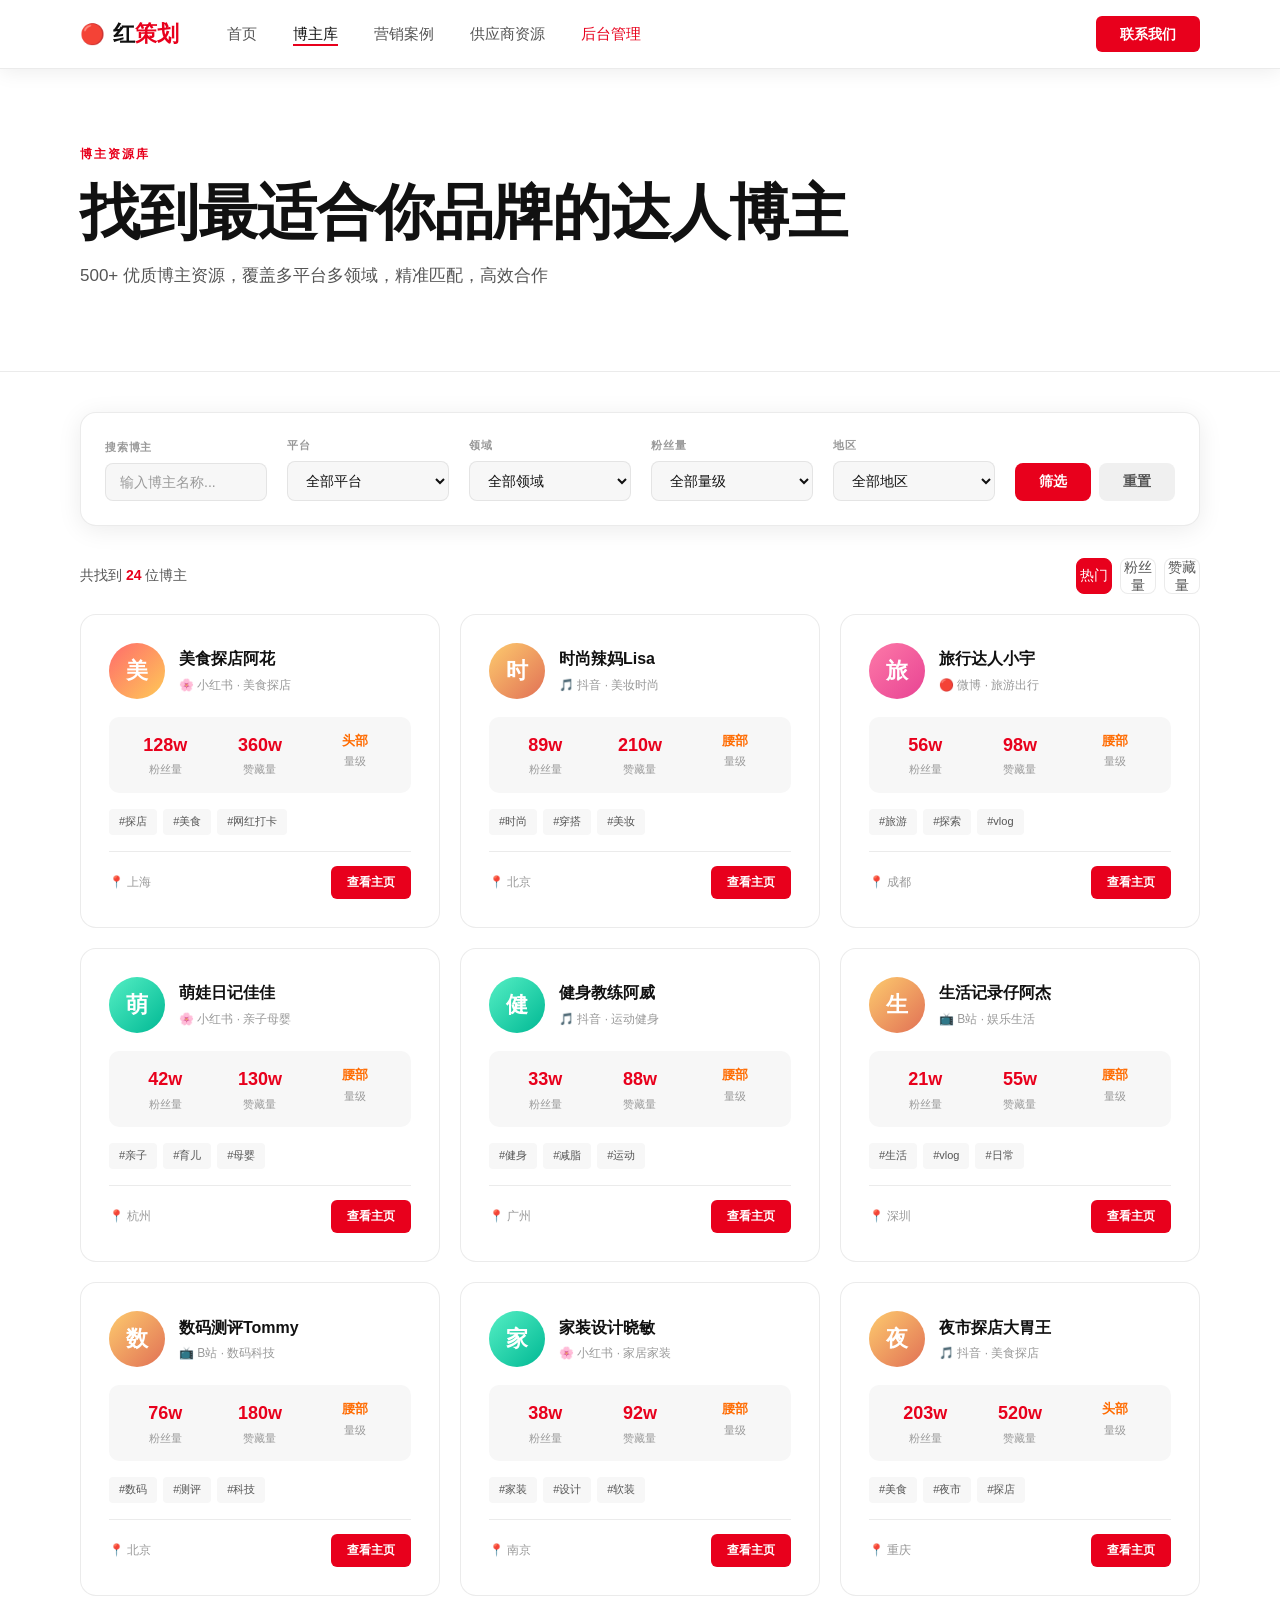
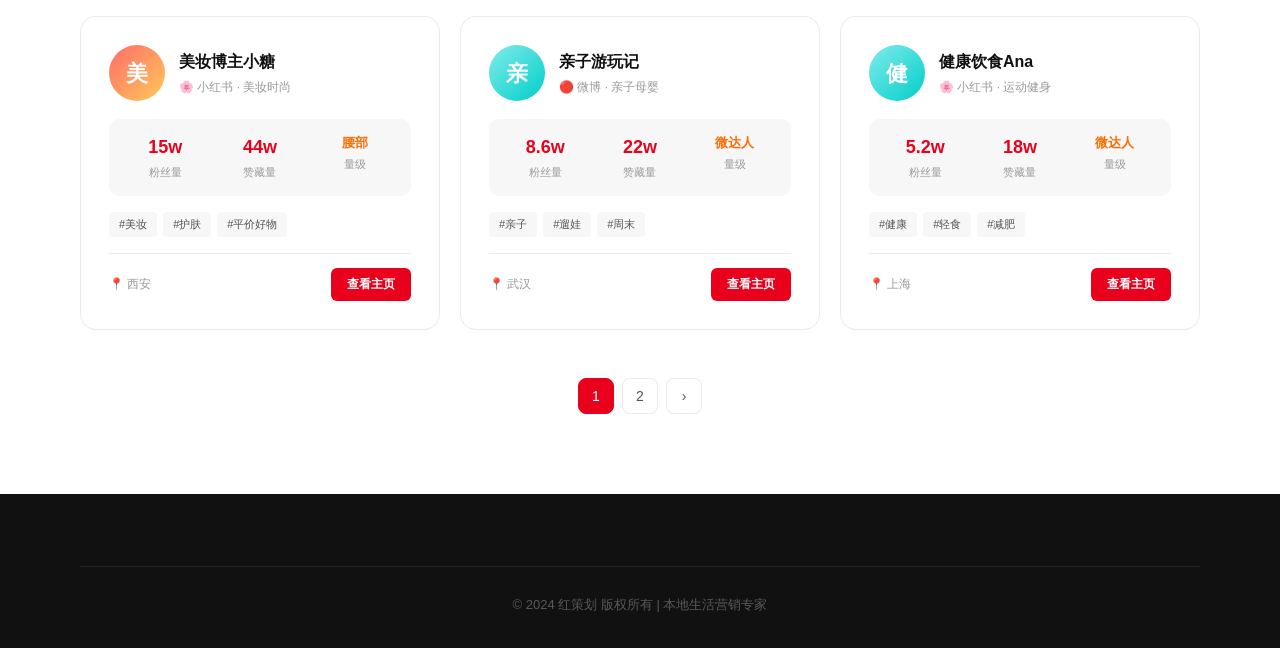
<file: bloggers.html>
<!DOCTYPE html>
<html lang="zh-CN">
<head>
    <meta charset="UTF-8">
    <meta name="viewport" content="width=device-width, initial-scale=1.0">
    <title>博主库 - 红策划</title>
    <meta name="description" content="红策划博主库汇聚小红书、抖音、微博等平台优质博主，覆盖美食、美妆、旅游、亲子等多个垂类，助力品牌精准投放。">
    <meta name="keywords" content="博主资源,小红书博主,抖音博主,探店博主,KOL合作,红策划博主库">
    <meta property="og:title" content="博主库 - 红策划">
    <meta property="og:description" content="10W+优质博主资源，覆盖多平台多垂类，精准匹配品牌需求">
    <meta property="og:url" content="https://redcehua.com/bloggers.html">
    <link rel="canonical" href="https://redcehua.com/bloggers.html">
    <link rel="stylesheet" href="css/style.css">
    <link rel="stylesheet" href="https://cdn.bootcdn.net/ajax/libs/font-awesome/6.4.0/css/all.min.css">
    <script type="application/ld+json">
    {
      "@context": "https://schema.org",
      "@type": "CollectionPage",
      "name": "红策划博主库",
      "description": "整合小红书、抖音、微博等平台10W+优质博主资源，覆盖美食、美妆、旅游、亲子、运动等垂类",
      "url": "https://redcehua.com/bloggers.html",
      "isPartOf": {"@type": "WebSite", "url": "https://redcehua.com"}
    }
    </script>
</head>
<body>
    <nav class="navbar scrolled" id="navbar">
        <div class="nav-container">
            <div class="nav-logo" onclick="location.href='index.html'">
                <span class="logo-icon">🔴</span>
                <span class="logo-text">红<span class="logo-sub">策划</span></span>
            </div>
            <ul class="nav-links">
                <li><a href="index.html">首页</a></li>
                <li><a href="bloggers.html" class="active">博主库</a></li>
                <li><a href="cases.html">营销案例</a></li>
                <li><a href="suppliers.html">供应商资源</a></li>
                <li><a href="login.html" class="nav-admin">后台管理</a></li>
            </ul>
            <div class="nav-contact">
                <a href="index.html#contact" class="btn-contact">联系我们</a>
            </div>
        </div>
    </nav>

    <!-- 页头 -->
    <section class="page-hero">
        <div class="container">
            <div class="section-tag">博主资源库</div>
            <h1>找到最适合你品牌的<span class="gradient-text">达人博主</span></h1>
            <p>500+ 优质博主资源，覆盖多平台多领域，精准匹配，高效合作</p>
        </div>
    </section>

    <!-- 主内容 -->
    <section style="padding: 40px 0 80px;">
        <div class="container">
            <!-- 筛选栏 -->
            <div class="filter-bar">
                <div class="filter-group">
                    <label>搜索博主</label>
                    <input type="text" id="searchInput" placeholder="输入博主名称...">
                </div>
                <div class="filter-group">
                    <label>平台</label>
                    <select id="platformFilter">
                        <option value="">全部平台</option>
                        <option>小红书</option>
                        <option>抖音</option>
                        <option>微博</option>
                        <option>B站</option>
                        <option>微信</option>
                    </select>
                </div>
                <div class="filter-group">
                    <label>领域</label>
                    <select id="categoryFilter">
                        <option value="">全部领域</option>
                        <option>美食探店</option>
                        <option>美妆时尚</option>
                        <option>旅游出行</option>
                        <option>亲子母婴</option>
                        <option>运动健身</option>
                        <option>娱乐生活</option>
                        <option>数码科技</option>
                        <option>家居家装</option>
                    </select>
                </div>
                <div class="filter-group">
                    <label>粉丝量</label>
                    <select id="fansFilter">
                        <option value="">全部量级</option>
                        <option value="nano">1万以下（素人）</option>
                        <option value="micro">1万~10万（微达人）</option>
                        <option value="mid">10万~100万（腰部）</option>
                        <option value="macro">100万以上（头部）</option>
                    </select>
                </div>
                <div class="filter-group">
                    <label>地区</label>
                    <select id="regionFilter">
                        <option value="">全部地区</option>
                        <option>北京</option>
                        <option>上海</option>
                        <option>广州</option>
                        <option>深圳</option>
                        <option>成都</option>
                        <option>杭州</option>
                        <option>武汉</option>
                        <option>南京</option>
                        <option>西安</option>
                        <option>重庆</option>
                    </select>
                </div>
                <div style="display:flex; gap:8px; margin-top:18px;">
                    <button class="filter-btn" onclick="applyFilter()">筛选</button>
                    <button class="filter-btn reset" onclick="resetFilter()">重置</button>
                </div>
            </div>

            <!-- 结果统计 -->
            <div style="display:flex; align-items:center; justify-content:space-between; margin-bottom:20px;">
                <div style="color:var(--text-sub); font-size:14px;">
                    共找到 <span id="resultCount" style="color:var(--primary); font-weight:700;">24</span> 位博主
                </div>
                <div style="display:flex; gap:8px;">
                    <button class="page-btn active" onclick="setSortOrder('hot')">热门</button>
                    <button class="page-btn" onclick="setSortOrder('fans')">粉丝量</button>
                    <button class="page-btn" onclick="setSortOrder('likes')">赞藏量</button>
                </div>
            </div>

            <!-- 博主列表 -->
            <div class="bloggers-grid" id="bloggersGrid"></div>

            <!-- 分页 -->
            <div class="pagination" id="pagination"></div>
        </div>
    </section>

    <footer class="footer">
        <div class="container">
            <div class="footer-bottom">
                <p>© 2024 红策划 版权所有 | 本地生活营销专家</p>
            </div>
        </div>
    </footer>

    <script src="js/data.js"></script>
    <script src="js/bloggers.js"></script>
</body>
</html>
</file>
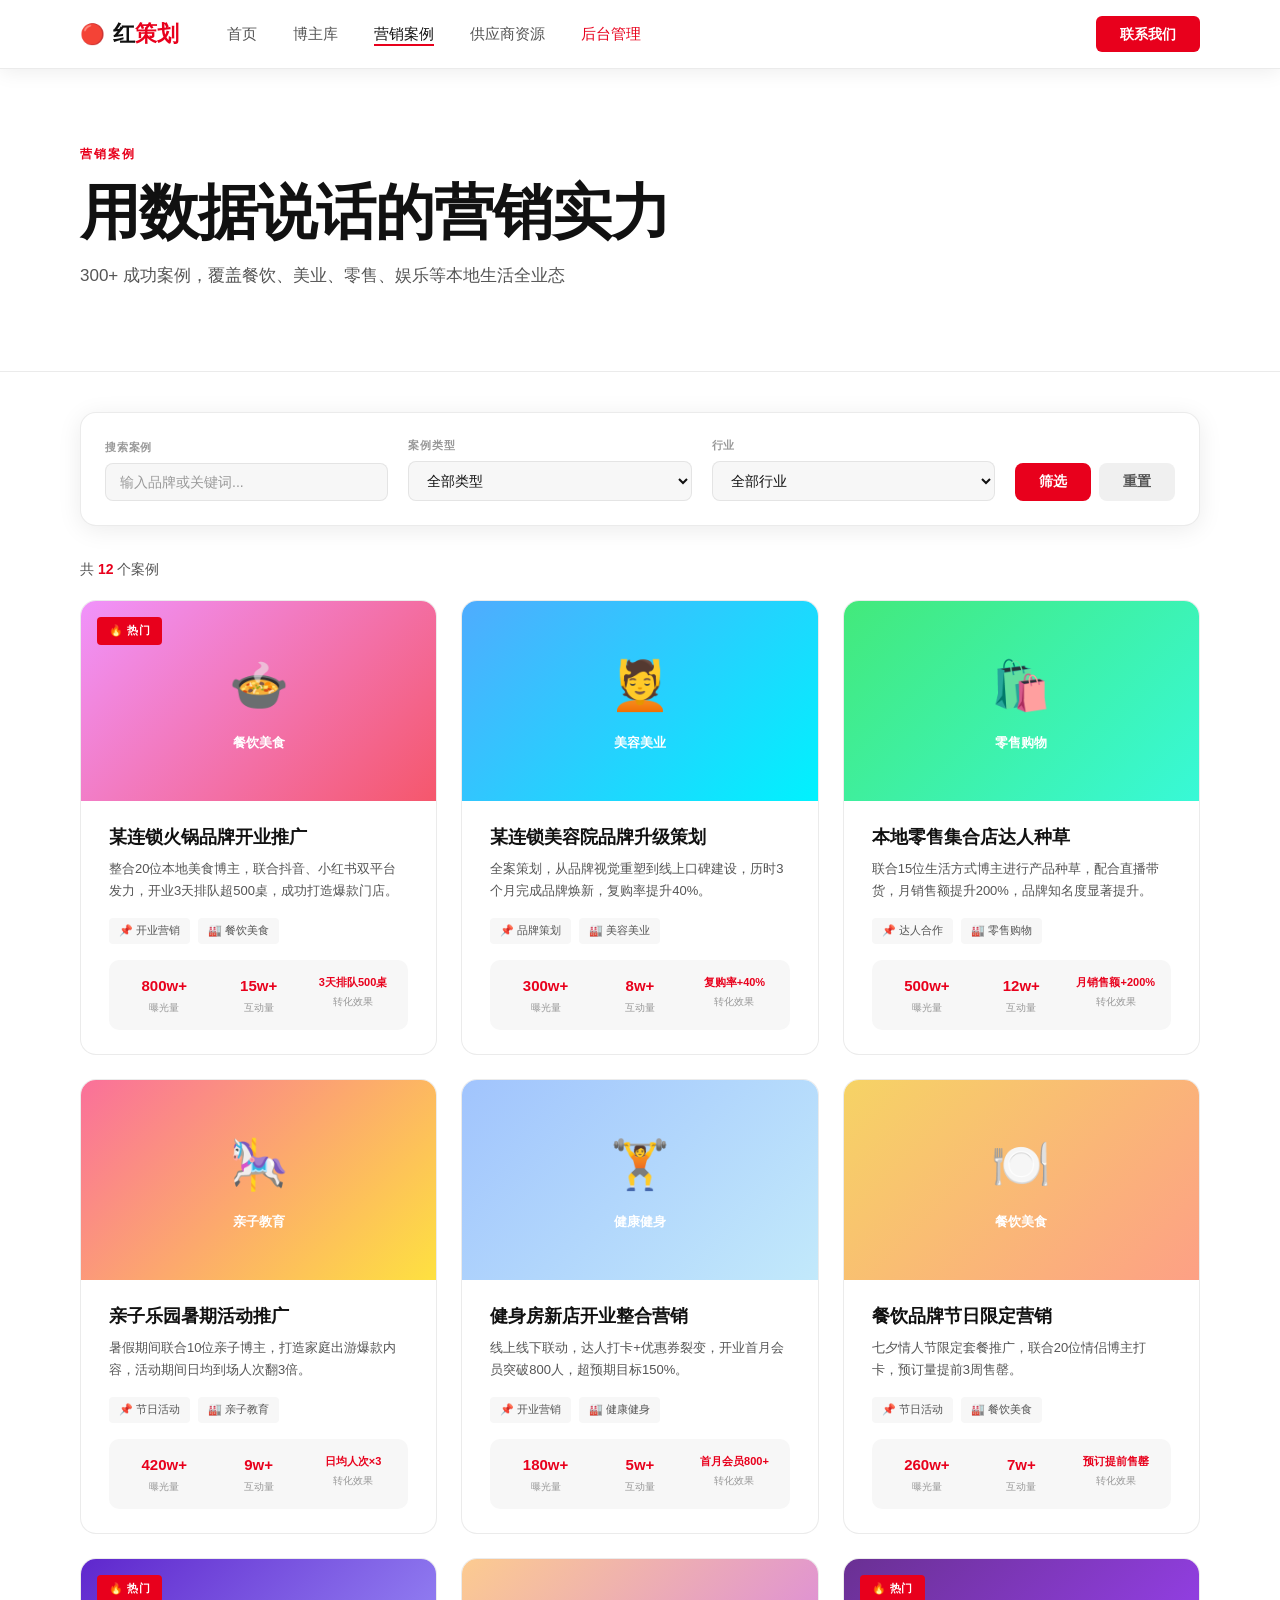
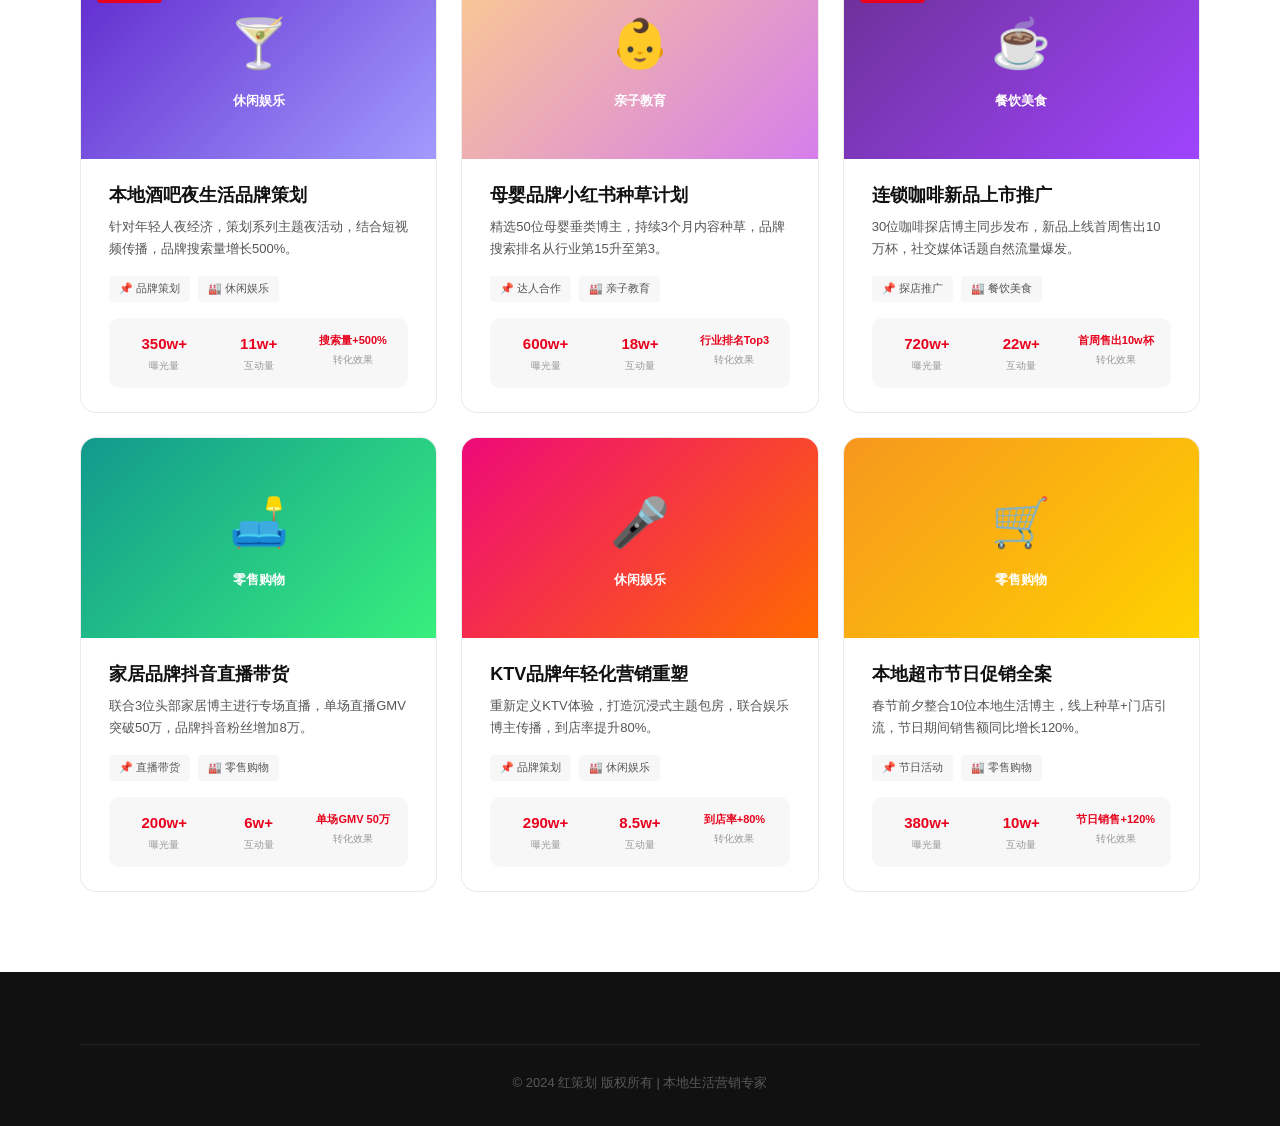
<file: cases.html>
<!DOCTYPE html>
<html lang="zh-CN">
<head>
    <meta charset="UTF-8">
    <meta name="viewport" content="width=device-width, initial-scale=1.0">
    <title>营销案例 - 红策划</title>
    <meta name="description" content="红策划3000+成功营销案例，涵盖餐饮美食、美容美业、零售购物等行业，探店推广、品牌策划一站式服务。">
    <meta name="keywords" content="营销案例,探店案例,品牌推广案例,小红书营销,本地生活营销案例,红策划">
    <meta property="og:title" content="营销案例 - 红策划">
    <meta property="og:description" content="3000+成功案例，覆盖餐饮、美业、零售等多个行业，真实数据印证营销效果">
    <meta property="og:url" content="https://redcehua.com/cases.html">
    <link rel="canonical" href="https://redcehua.com/cases.html">
    <link rel="stylesheet" href="css/style.css">
    <link rel="stylesheet" href="https://cdn.bootcdn.net/ajax/libs/font-awesome/6.4.0/css/all.min.css">
    <script type="application/ld+json">
    {
      "@context": "https://schema.org",
      "@type": "CollectionPage",
      "name": "红策划营销案例",
      "description": "3000+本地生活营销成功案例，覆盖餐饮美食、美容美业、零售购物、亲子教育等行业",
      "url": "https://redcehua.com/cases.html",
      "isPartOf": {"@type": "WebSite", "url": "https://redcehua.com"}
    }
    </script>
</head>
<body>
    <nav class="navbar scrolled" id="navbar">
        <div class="nav-container">
            <div class="nav-logo" onclick="location.href='index.html'">
                <span class="logo-icon">🔴</span>
                <span class="logo-text">红<span class="logo-sub">策划</span></span>
            </div>
            <ul class="nav-links">
                <li><a href="index.html">首页</a></li>
                <li><a href="bloggers.html">博主库</a></li>
                <li><a href="cases.html" class="active">营销案例</a></li>
                <li><a href="suppliers.html">供应商资源</a></li>
                <li><a href="login.html" class="nav-admin">后台管理</a></li>
            </ul>
            <div class="nav-contact">
                <a href="index.html#contact" class="btn-contact">联系我们</a>
            </div>
        </div>
    </nav>

    <section class="page-hero">
        <div class="container">
            <div class="section-tag">营销案例</div>
            <h1>用数据说话的<span class="gradient-text">营销实力</span></h1>
            <p>300+ 成功案例，覆盖餐饮、美业、零售、娱乐等本地生活全业态</p>
        </div>
    </section>

    <section style="padding: 40px 0 80px;">
        <div class="container">
            <!-- 筛选 -->
            <div class="filter-bar">
                <div class="filter-group">
                    <label>搜索案例</label>
                    <input type="text" id="caseSearch" placeholder="输入品牌或关键词...">
                </div>
                <div class="filter-group">
                    <label>案例类型</label>
                    <select id="caseTypeFilter">
                        <option value="">全部类型</option>
                        <option>品牌策划</option>
                        <option>探店推广</option>
                        <option>开业营销</option>
                        <option>节日活动</option>
                        <option>达人合作</option>
                        <option>直播带货</option>
                    </select>
                </div>
                <div class="filter-group">
                    <label>行业</label>
                    <select id="industryFilter">
                        <option value="">全部行业</option>
                        <option>餐饮美食</option>
                        <option>美容美业</option>
                        <option>休闲娱乐</option>
                        <option>零售购物</option>
                        <option>亲子教育</option>
                        <option>健康健身</option>
                    </select>
                </div>
                <div style="display:flex; gap:8px; margin-top:18px;">
                    <button class="filter-btn" onclick="applyCaseFilter()">筛选</button>
                    <button class="filter-btn reset" onclick="resetCaseFilter()">重置</button>
                </div>
            </div>

            <div style="margin-bottom:20px; color:var(--text-sub); font-size:14px;">
                共 <span id="caseCount" style="color:var(--primary); font-weight:700;">12</span> 个案例
            </div>

            <div class="cases-list" id="casesGrid"></div>
        </div>
    </section>

    <!-- 案例详情弹窗 -->
    <div class="modal-overlay" id="caseModal">
        <div class="modal" style="max-width:700px;">
            <div class="modal-header">
                <h3 id="modalCaseTitle">案例详情</h3>
                <button class="modal-close" onclick="closeCaseModal()">✕</button>
            </div>
            <div id="modalCaseBody"></div>
        </div>
    </div>

    <!-- PDF 阅读器弹窗 -->
    <div class="modal-overlay" id="pdfModal" style="z-index:10000;">
        <div class="modal" style="max-width:900px;width:95vw;height:90vh;display:flex;flex-direction:column;">
            <div class="modal-header" style="flex-shrink:0;">
                <h3 id="pdfModalTitle" style="display:flex;align-items:center;gap:8px;">
                    <i class="fas fa-file-pdf" style="color:#ff4757;"></i>
                    <span>案例报告</span>
                </h3>
                <div style="display:flex;align-items:center;gap:10px;">
                    <a id="pdfDownloadBtn" href="#" download target="_blank"
                       style="font-size:13px;color:var(--primary);text-decoration:none;padding:6px 14px;border:1px solid rgba(255,71,87,0.3);border-radius:8px;display:flex;align-items:center;gap:6px;">
                        <i class="fas fa-download"></i> 下载
                    </a>
                    <button class="modal-close" onclick="closePdfModal()">✕</button>
                </div>
            </div>
            <div style="flex:1;overflow:hidden;border-radius:0 0 16px 16px;background:#1a1a2e;">
                <iframe id="pdfFrame" src="" style="width:100%;height:100%;border:none;border-radius:0 0 16px 16px;"></iframe>
            </div>
        </div>
    </div>

    <footer class="footer">
        <div class="container">
            <div class="footer-bottom">
                <p>© 2024 红策划 版权所有 | 本地生活营销专家</p>
            </div>
        </div>
    </footer>

    <script src="https://imgcache.qq.com/qcloud/cloudbase-js-sdk/1.3.5/cloudbase.full.js"></script>
    <script src="js/cloud.js"></script>
    <script src="js/data.js"></script>
    <script src="js/cases.js"></script>
</body>
</html>
</file>
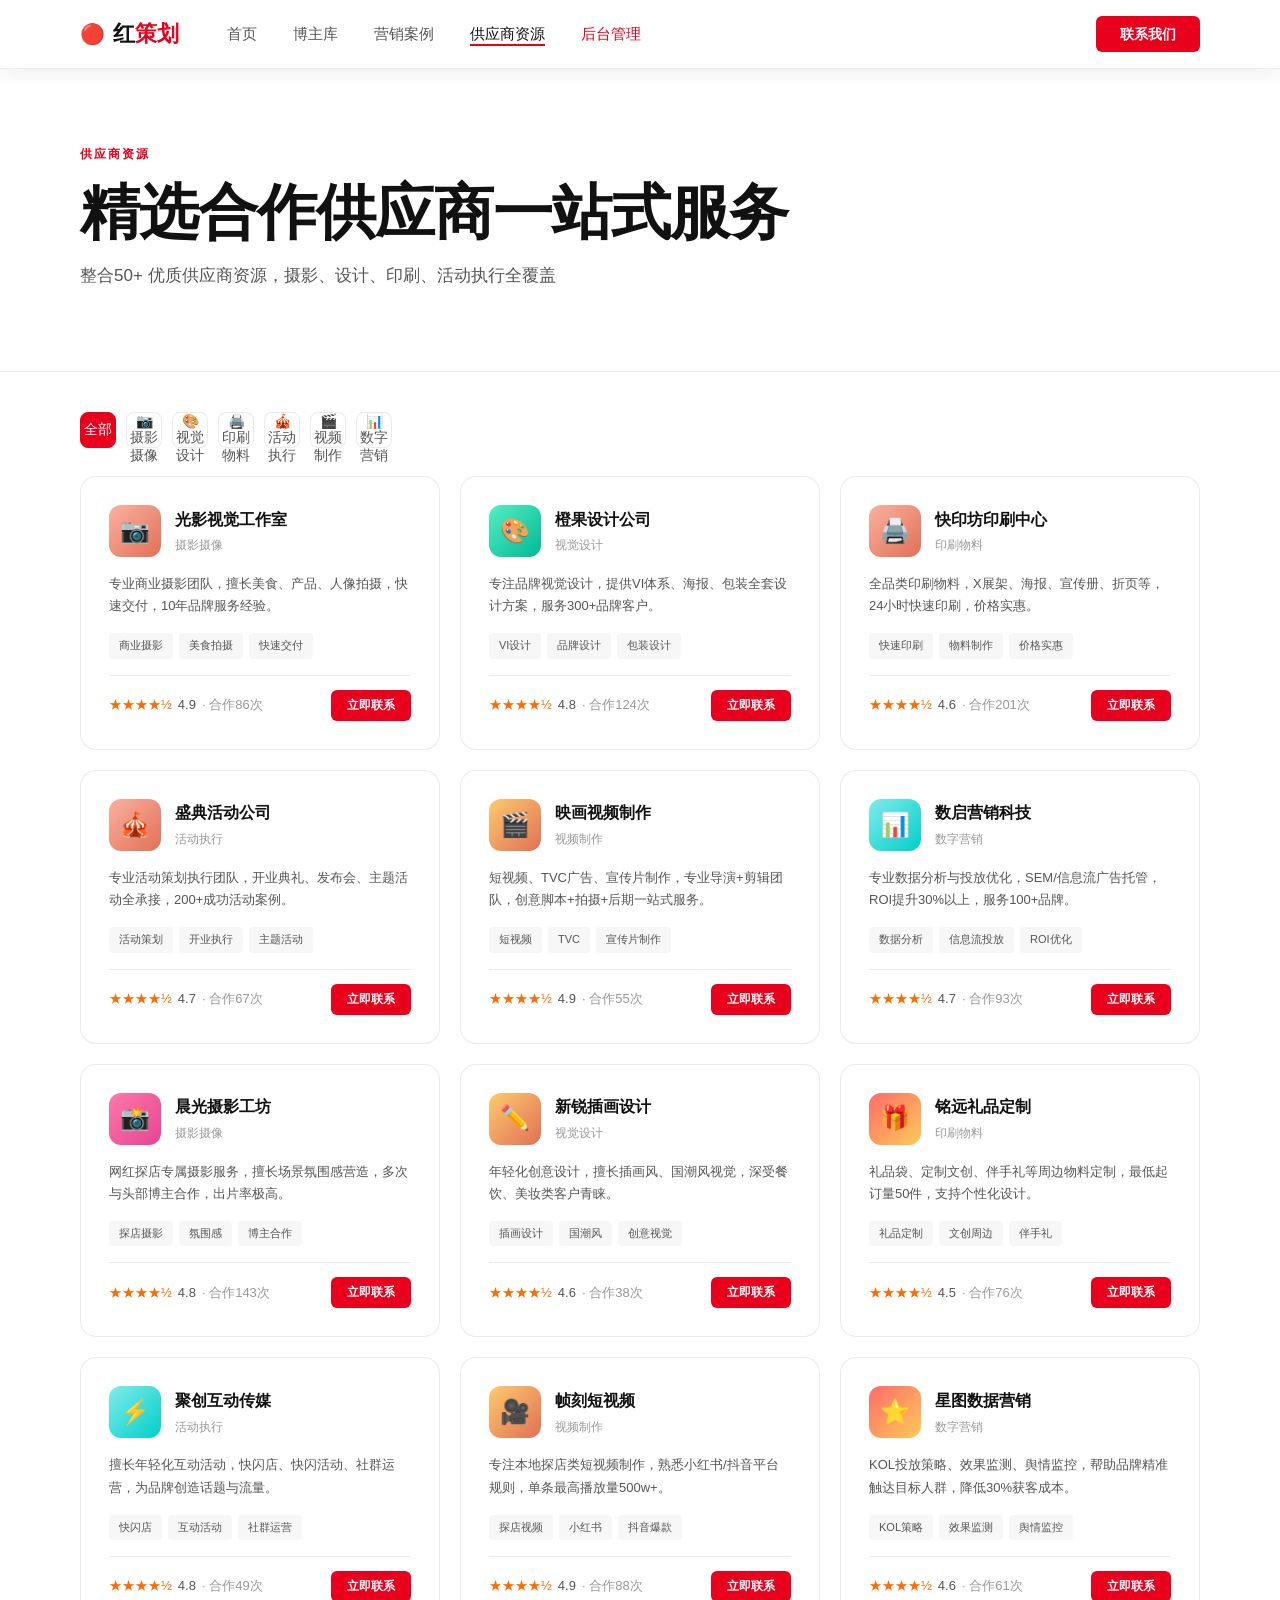
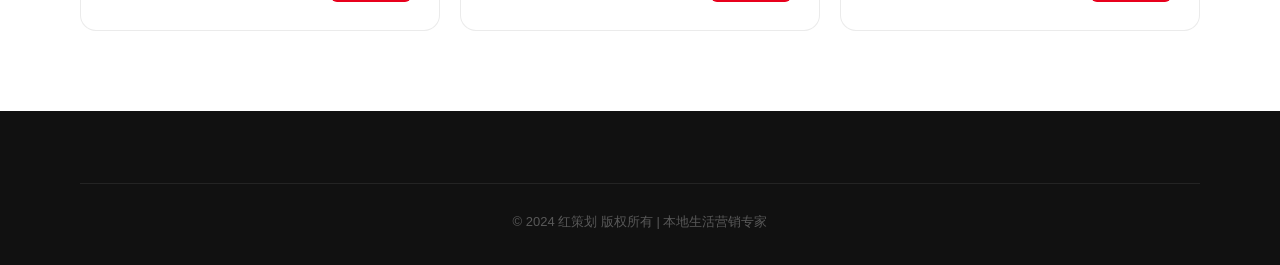
<file: suppliers.html>
<!DOCTYPE html>
<html lang="zh-CN">
<head>
    <meta charset="UTF-8">
    <meta name="viewport" content="width=device-width, initial-scale=1.0">
    <title>供应商资源 - 红策划</title>
    <meta name="description" content="红策划整合100+优质本地供应商资源，摄影、设计、印刷、活动执行等一站式服务，降低品牌运营成本。">
    <meta name="keywords" content="供应商资源,品牌服务商,摄影服务,设计服务,活动执行,本地供应商,红策划">
    <meta property="og:title" content="供应商资源 - 红策划">
    <meta property="og:description" content="100+优质供应商资源，摄影、设计、印刷等一站式服务">
    <meta property="og:url" content="https://redcehua.com/suppliers.html">
    <link rel="canonical" href="https://redcehua.com/suppliers.html">
    <link rel="stylesheet" href="css/style.css">
    <link rel="stylesheet" href="https://cdn.bootcdn.net/ajax/libs/font-awesome/6.4.0/css/all.min.css">
    <script type="application/ld+json">
    {
      "@context": "https://schema.org",
      "@type": "CollectionPage",
      "name": "红策划供应商资源",
      "description": "整合100+优质本地供应商，包括摄影、设计、印刷、活动执行等服务商",
      "url": "https://redcehua.com/suppliers.html",
      "isPartOf": {"@type": "WebSite", "url": "https://redcehua.com"}
    }
    </script>
</head>
<body>
    <nav class="navbar scrolled" id="navbar">
        <div class="nav-container">
            <div class="nav-logo" onclick="location.href='index.html'">
                <span class="logo-icon">🔴</span>
                <span class="logo-text">红<span class="logo-sub">策划</span></span>
            </div>
            <ul class="nav-links">
                <li><a href="index.html">首页</a></li>
                <li><a href="bloggers.html">博主库</a></li>
                <li><a href="cases.html">营销案例</a></li>
                <li><a href="suppliers.html" class="active">供应商资源</a></li>
                <li><a href="login.html" class="nav-admin">后台管理</a></li>
            </ul>
            <div class="nav-contact">
                <a href="index.html#contact" class="btn-contact">联系我们</a>
            </div>
        </div>
    </nav>

    <section class="page-hero">
        <div class="container">
            <div class="section-tag">供应商资源</div>
            <h1>精选合作供应商<span class="gradient-text">一站式服务</span></h1>
            <p>整合50+ 优质供应商资源，摄影、设计、印刷、活动执行全覆盖</p>
        </div>
    </section>

    <section style="padding: 40px 0 80px;">
        <div class="container">
            <!-- 分类导航 -->
            <div style="display:flex; gap:10px; flex-wrap:wrap; margin-bottom:28px;">
                <button class="page-btn active" onclick="filterSupplier(this,'')">全部</button>
                <button class="page-btn" onclick="filterSupplier(this,'摄影摄像')">📷 摄影摄像</button>
                <button class="page-btn" onclick="filterSupplier(this,'视觉设计')">🎨 视觉设计</button>
                <button class="page-btn" onclick="filterSupplier(this,'印刷物料')">🖨️ 印刷物料</button>
                <button class="page-btn" onclick="filterSupplier(this,'活动执行')">🎪 活动执行</button>
                <button class="page-btn" onclick="filterSupplier(this,'视频制作')">🎬 视频制作</button>
                <button class="page-btn" onclick="filterSupplier(this,'数字营销')">📊 数字营销</button>
            </div>

            <div class="suppliers-grid" id="suppliersGrid"></div>
        </div>
    </section>

    <footer class="footer">
        <div class="container">
            <div class="footer-bottom">
                <p>© 2024 红策划 版权所有 | 本地生活营销专家</p>
            </div>
        </div>
    </footer>

    <script src="js/data.js"></script>
    <script src="js/suppliers.js"></script>
</body>
</html>
</file>
<file: css/style.css>
/* ============================
   红策划 - 全局样式 v2
   前台：白底平面大气风
   后台：深色风格
   ============================ */

* {
    margin: 0;
    padding: 0;
    box-sizing: border-box;
}

:root {
    /* 前台亮色主题 */
    --primary: #e8001c;
    --primary-light: #ff3350;
    --primary-dark: #b5001a;
    --accent: #ff6b00;
    --bg: #ffffff;
    --bg2: #f7f7f7;
    --bg3: #f0f0f0;
    --card-bg: #ffffff;
    --border: rgba(0,0,0,0.08);
    --border-strong: rgba(0,0,0,0.15);
    --text: #111111;
    --text-sub: #555555;
    --text-muted: #999999;
    --radius: 16px;
    --shadow: 0 4px 24px rgba(0,0,0,0.08);
    --shadow-lg: 0 12px 48px rgba(0,0,0,0.12);

    /* 后台深色变量（赛博深空科技风） */
    --admin-bg: #0f0f13;
    --admin-bg2: #121218;
    --admin-card: rgba(26,26,32,0.80);
    --admin-border: rgba(255,255,255,0.08);
    --admin-text: #f0f0f8;
    --admin-text-sub: rgba(240,240,248,0.60);
    --admin-text-muted: rgba(240,240,248,0.32);
    /* 霓虹科技色系 */
    --neon-cyan:   #00eeff;
    --neon-purple: #a855f7;
    --neon-pink:   #ff00ff;
    --neon-green:  #00ff66;
    --neon-amber:  #ffaa00;
    --neon-red:    #ff4757;
    /* 兼容旧变量 */
    --neon-yellow: #ffaa00;
    --neon-blue:   #00eeff;
}

html { scroll-behavior: smooth; }

body {
    font-family: 'PingFang SC', 'Microsoft YaHei', -apple-system, sans-serif;
    background: var(--bg);
    color: var(--text);
    overflow-x: hidden;
    line-height: 1.6;
}

.container {
    max-width: 1200px;
    margin: 0 auto;
    padding: 0 40px;
}

/* ============================
   导航栏 (前台白底)
   ============================ */
.navbar {
    position: fixed;
    top: 0;
    left: 0;
    right: 0;
    z-index: 1000;
    padding: 0;
    transition: all 0.3s ease;
    background: rgba(255,255,255,0.95);
    backdrop-filter: blur(20px);
    border-bottom: 1px solid var(--border);
}

.navbar.scrolled {
    background: rgba(255,255,255,0.98);
    box-shadow: 0 2px 20px rgba(0,0,0,0.08);
}

.nav-container {
    max-width: 1200px;
    margin: 0 auto;
    padding: 0 40px;
    display: flex;
    align-items: center;
    height: 68px;
    gap: 48px;
}

.nav-logo {
    display: flex;
    align-items: center;
    gap: 8px;
    font-size: 22px;
    font-weight: 900;
    text-decoration: none;
    color: var(--text);
    cursor: pointer;
    flex-shrink: 0;
}

.logo-icon { font-size: 20px; }
.logo-text { color: var(--text); }
.logo-sub { color: var(--primary); }

.nav-links {
    display: flex;
    list-style: none;
    gap: 36px;
    flex: 1;
}

.nav-links a {
    text-decoration: none;
    color: var(--text-sub);
    font-size: 15px;
    font-weight: 500;
    transition: color 0.2s;
    position: relative;
}

.nav-links a:hover,
.nav-links a.active {
    color: var(--text);
}

.nav-links a::after {
    content: '';
    position: absolute;
    bottom: -4px;
    left: 0;
    width: 0;
    height: 2px;
    background: var(--primary);
    transition: width 0.3s;
}

.nav-links a:hover::after,
.nav-links a.active::after {
    width: 100%;
}

.nav-admin {
    color: var(--primary) !important;
}

.btn-contact {
    background: var(--primary);
    color: white !important;
    padding: 10px 24px;
    border-radius: 6px;
    text-decoration: none;
    font-size: 14px;
    font-weight: 600;
    transition: all 0.2s;
    white-space: nowrap;
    flex-shrink: 0;
}

.btn-contact:hover {
    background: var(--primary-dark);
    transform: translateY(-1px);
    box-shadow: 0 6px 20px rgba(232,0,28,0.3);
}

.hamburger {
    display: none;
    flex-direction: column;
    gap: 5px;
    cursor: pointer;
    margin-left: auto;
}

.hamburger span {
    display: block;
    width: 24px;
    height: 2px;
    background: var(--text);
    border-radius: 2px;
    transition: all 0.3s;
}

/* ============================
   Hero 区域 — 全屏大图风
   ============================ */
.hero {
    min-height: 100vh;
    display: flex;
    align-items: center;
    position: relative;
    overflow: hidden;
    padding-top: 68px;
    background: #fff;
}

/* 大背景文字装饰 */
.hero::before {
    content: 'MCN';
    position: absolute;
    right: -40px;
    top: 50%;
    transform: translateY(-50%);
    font-size: 40vw;
    font-weight: 900;
    color: rgba(232,0,28,0.04);
    line-height: 1;
    pointer-events: none;
    letter-spacing: -0.05em;
    user-select: none;
}

.hero-bg {
    display: none; /* 不需要了 */
}

.hero-inner {
    width: 100%;
    max-width: 1200px;
    margin: 0 auto;
    padding: 80px 40px;
    display: grid;
    grid-template-columns: 1fr 1fr;
    gap: 60px;
    align-items: center;
    position: relative;
    z-index: 1;
}

/* 左侧文字区 */
.hero-content {
    max-width: 600px;
}

.hero-eyebrow {
    display: inline-flex;
    align-items: center;
    gap: 8px;
    font-size: 13px;
    font-weight: 700;
    color: var(--primary);
    letter-spacing: 2px;
    text-transform: uppercase;
    margin-bottom: 28px;
}

.hero-eyebrow::before {
    content: '';
    display: inline-block;
    width: 32px;
    height: 2px;
    background: var(--primary);
}

.hero-title {
    font-size: clamp(42px, 5.5vw, 72px);
    font-weight: 900;
    line-height: 1.1;
    letter-spacing: -1px;
    color: var(--text);
    margin-bottom: 24px;
}

.hero-title .line-red {
    color: var(--primary);
    display: block;
}

.hero-title .line-outline {
    -webkit-text-stroke: 2px var(--text);
    color: transparent;
    display: block;
}

.hero-desc {
    font-size: 17px;
    color: var(--text-sub);
    line-height: 1.8;
    margin-bottom: 40px;
    max-width: 460px;
}

.hero-btns {
    display: flex;
    gap: 16px;
    margin-bottom: 56px;
    flex-wrap: wrap;
}

.btn-primary {
    background: var(--primary);
    color: white;
    padding: 16px 36px;
    border-radius: 6px;
    text-decoration: none;
    font-weight: 700;
    font-size: 15px;
    transition: all 0.2s;
    display: inline-block;
    border: none;
    cursor: pointer;
    letter-spacing: 0.5px;
}

.btn-primary:hover {
    background: var(--primary-dark);
    transform: translateY(-2px);
    box-shadow: 0 8px 32px rgba(232,0,28,0.3);
}

.btn-secondary {
    background: transparent;
    color: var(--text);
    padding: 16px 36px;
    border-radius: 6px;
    text-decoration: none;
    font-weight: 600;
    font-size: 15px;
    transition: all 0.2s;
    display: inline-block;
    border: 2px solid var(--border-strong);
}

.btn-secondary:hover {
    border-color: var(--primary);
    color: var(--primary);
    transform: translateY(-2px);
}

.btn-outline {
    background: transparent;
    color: var(--primary);
    padding: 14px 36px;
    border-radius: 6px;
    text-decoration: none;
    font-weight: 700;
    font-size: 15px;
    transition: all 0.2s;
    display: inline-block;
    border: 2px solid var(--primary);
}

.btn-outline:hover {
    background: var(--primary);
    color: white;
    transform: translateY(-2px);
}

/* Hero 数据栏 */
.hero-stats {
    display: flex;
    gap: 0;
    border-top: 1px solid var(--border);
    padding-top: 32px;
}

.stat-item {
    display: flex;
    flex-direction: column;
    padding-right: 32px;
    margin-right: 32px;
    border-right: 1px solid var(--border);
}

.stat-item:last-child {
    border-right: none;
    margin-right: 0;
    padding-right: 0;
}

.stat-num {
    font-size: 36px;
    font-weight: 900;
    color: var(--primary);
    line-height: 1;
}

.stat-item > span:nth-child(2) {
    font-size: 24px;
    font-weight: 900;
    color: var(--primary);
    line-height: 1;
}

.stat-label {
    font-size: 13px;
    color: var(--text-muted);
    margin-top: 6px;
}

.stat-divider { display: none; }

/* Hero 右侧视觉区 */
.hero-visual {
    position: relative;
    height: 560px;
    display: flex;
    align-items: center;
    justify-content: center;
}

/* 大红色背景块 */
.hero-visual-bg {
    position: absolute;
    right: -40px;
    top: 0;
    bottom: 0;
    width: 85%;
    background: var(--primary);
    border-radius: 24px 0 0 24px;
    z-index: 0;
}

/* 图片展示区 */
.hero-img-stack {
    position: relative;
    z-index: 1;
    width: 100%;
    height: 100%;
    display: flex;
    align-items: center;
    justify-content: center;
}

/* 主数据展示卡 */
.hero-data-card {
    background: white;
    border-radius: 20px;
    padding: 32px;
    box-shadow: 0 24px 80px rgba(0,0,0,0.15);
    width: 320px;
    position: relative;
    z-index: 2;
}

.hero-data-card .card-title {
    font-size: 13px;
    font-weight: 700;
    color: var(--text-muted);
    text-transform: uppercase;
    letter-spacing: 1px;
    margin-bottom: 20px;
}

.hero-data-row {
    display: flex;
    flex-direction: column;
    gap: 16px;
}

.hero-data-item {
    display: flex;
    align-items: center;
    gap: 14px;
}

.hdi-icon {
    width: 44px;
    height: 44px;
    border-radius: 12px;
    display: flex;
    align-items: center;
    justify-content: center;
    font-size: 20px;
    flex-shrink: 0;
}

.hdi-label {
    font-size: 12px;
    color: var(--text-muted);
}

.hdi-val {
    font-size: 18px;
    font-weight: 800;
    color: var(--text);
    line-height: 1.2;
}

/* 浮动徽章 */
.hero-badge-float {
    position: absolute;
    background: white;
    border-radius: 14px;
    padding: 14px 18px;
    box-shadow: 0 8px 32px rgba(0,0,0,0.12);
    display: flex;
    align-items: center;
    gap: 10px;
    z-index: 3;
    white-space: nowrap;
}

.hero-badge-float.bf1 {
    top: 60px;
    left: -20px;
}

.hero-badge-float.bf2 {
    bottom: 80px;
    left: 0px;
}

.hbf-dot {
    width: 10px;
    height: 10px;
    border-radius: 50%;
    background: #22c55e;
    flex-shrink: 0;
}

.hbf-dot.red { background: var(--primary); }

.hbf-text {
    font-size: 13px;
    font-weight: 700;
    color: var(--text);
}

.hbf-sub {
    font-size: 11px;
    color: var(--text-muted);
}

/* 旧的phone-mockup等隐藏 */
.phone-mockup, .float-card { display: none; }


/* ============================
   滚动数据展示带
   ============================ */
.ticker-band {
    background: var(--primary);
    padding: 18px 0;
    overflow: hidden;
    position: relative;
}

.ticker-inner {
    display: flex;
    gap: 60px;
    animation: ticker 20s linear infinite;
    white-space: nowrap;
    width: max-content;
}

.ticker-item {
    display: flex;
    align-items: center;
    gap: 12px;
    font-size: 14px;
    font-weight: 700;
    color: rgba(255,255,255,0.9);
    text-transform: uppercase;
    letter-spacing: 1px;
}

.ticker-item .ti-num {
    font-size: 22px;
    font-weight: 900;
    color: white;
}

.ticker-sep {
    color: rgba(255,255,255,0.3);
    font-size: 20px;
}

@keyframes ticker {
    0% { transform: translateX(0); }
    100% { transform: translateX(-50%); }
}

/* ============================
   服务板块 — 大版块白底
   ============================ */
.services {
    padding: 120px 0;
    background: var(--bg);
}

.section-header {
    margin-bottom: 64px;
}

.section-header.centered {
    text-align: center;
}

.section-tag {
    display: inline-block;
    font-size: 12px;
    font-weight: 700;
    color: var(--primary);
    text-transform: uppercase;
    letter-spacing: 2px;
    margin-bottom: 16px;
}

.section-header h2 {
    font-size: clamp(28px, 4vw, 48px);
    font-weight: 900;
    letter-spacing: -0.5px;
    line-height: 1.15;
    color: var(--text);
    margin-bottom: 16px;
}

.section-header p {
    color: var(--text-sub);
    font-size: 16px;
    max-width: 560px;
}

.section-header.centered p {
    margin: 0 auto;
}

/* 服务 — 全宽横排布局 */
.services-layout {
    display: grid;
    grid-template-columns: 1fr 1fr;
    gap: 0;
    border: 1px solid var(--border);
    border-radius: 20px;
    overflow: hidden;
}

.service-item {
    padding: 48px;
    border-bottom: 1px solid var(--border);
    border-right: 1px solid var(--border);
    transition: background 0.3s;
    cursor: pointer;
}

.service-item:nth-child(2n) {
    border-right: none;
}

.service-item:nth-last-child(-n+2) {
    border-bottom: none;
}

.service-item:hover {
    background: #fafafa;
}

.service-num {
    font-size: 13px;
    font-weight: 700;
    color: var(--primary);
    margin-bottom: 20px;
    letter-spacing: 1px;
}

.service-item h3 {
    font-size: 22px;
    font-weight: 800;
    margin-bottom: 14px;
    color: var(--text);
}

.service-item p {
    color: var(--text-sub);
    font-size: 15px;
    line-height: 1.7;
    margin-bottom: 24px;
}

.service-arrow {
    display: inline-flex;
    align-items: center;
    gap: 8px;
    color: var(--primary);
    font-size: 14px;
    font-weight: 700;
    text-decoration: none;
    transition: gap 0.2s;
}

.service-arrow:hover { gap: 14px; }

/* 旧的service-card兼容 */
.services-grid {
    display: grid;
    grid-template-columns: repeat(auto-fit, minmax(260px, 1fr));
    gap: 2px;
    background: var(--border);
    border: 1px solid var(--border);
    border-radius: 20px;
    overflow: hidden;
}

.service-card {
    background: white;
    padding: 40px;
    transition: all 0.2s;
    cursor: pointer;
}

.service-card:hover {
    background: #fafafa;
}

.service-icon {
    width: 48px;
    height: 48px;
    border-radius: 12px;
    display: flex;
    align-items: center;
    justify-content: center;
    font-size: 22px;
    color: white;
    margin-bottom: 20px;
}

.service-card h3 {
    font-size: 18px;
    font-weight: 800;
    margin-bottom: 12px;
    color: var(--text);
}

.service-card p {
    color: var(--text-sub);
    font-size: 14px;
    line-height: 1.7;
    margin-bottom: 20px;
}

.service-link {
    color: var(--primary);
    text-decoration: none;
    font-size: 14px;
    font-weight: 700;
}

.service-link:hover { opacity: 0.8; }

/* ============================
   数据成就带
   ============================ */
.achievement-band {
    background: var(--text);
    padding: 80px 0;
}

.achievement-grid {
    display: grid;
    grid-template-columns: repeat(4, 1fr);
    gap: 0;
}

.ach-item {
    padding: 0 40px;
    border-right: 1px solid rgba(255,255,255,0.1);
    text-align: center;
}

.ach-item:last-child { border-right: none; }

.ach-num {
    font-size: 52px;
    font-weight: 900;
    color: var(--primary);
    line-height: 1;
    margin-bottom: 8px;
}

.ach-unit {
    font-size: 28px;
    font-weight: 900;
    color: var(--primary);
}

.ach-label {
    font-size: 14px;
    color: rgba(255,255,255,0.5);
    margin-top: 8px;
}

/* ============================
   博主分类预览
   ============================ */
.bloggers-preview {
    padding: 120px 0;
    background: var(--bg2);
}

.blogger-categories {
    display: grid;
    grid-template-columns: repeat(6, 1fr);
    gap: 0;
    border: 1px solid var(--border);
    border-radius: 16px;
    overflow: hidden;
    margin-bottom: 48px;
    background: var(--border);
}

.cat-card {
    background: white;
    padding: 36px 20px;
    text-align: center;
    cursor: pointer;
    transition: all 0.2s;
    position: relative;
}

.cat-card:hover {
    background: var(--primary);
}

.cat-card:hover .cat-name,
.cat-card:hover .cat-count {
    color: white;
}

.cat-card:hover .cat-icon {
    transform: scale(1.15);
}

.cat-icon {
    font-size: 32px;
    margin-bottom: 10px;
    transition: transform 0.2s;
    display: block;
}

.cat-name {
    font-size: 14px;
    font-weight: 700;
    margin-bottom: 4px;
    color: var(--text);
    transition: color 0.2s;
}

.cat-count {
    font-size: 12px;
    color: var(--text-muted);
    transition: color 0.2s;
}

.center-btn {
    text-align: center;
    margin-top: 40px;
}

/* ============================
   案例展示 — 大图网格
   ============================ */
.cases-preview {
    padding: 120px 0;
    background: var(--bg);
}

.cases-grid {
    display: grid;
    grid-template-columns: 1.4fr 1fr 1fr;
    gap: 2px;
    background: var(--border);
    border: 1px solid var(--border);
    border-radius: 20px;
    overflow: hidden;
    margin-bottom: 48px;
}

.case-card {
    background: white;
    overflow: hidden;
    transition: all 0.3s;
    cursor: pointer;
    position: relative;
}

.case-card:hover .case-cover-overlay {
    opacity: 1;
}

.case-badge {
    position: absolute;
    top: 16px;
    left: 16px;
    background: var(--primary);
    color: white;
    font-size: 11px;
    font-weight: 700;
    padding: 5px 12px;
    border-radius: 4px;
    z-index: 1;
    letter-spacing: 0.5px;
}

.case-cover {
    height: 200px;
    display: flex;
    align-items: center;
    justify-content: center;
    position: relative;
}

.featured .case-cover { height: 240px; }

.case-cover-overlay {
    position: absolute;
    inset: 0;
    background: rgba(0,0,0,0.15);
    opacity: 0;
    transition: opacity 0.3s;
}

.case-cover-text {
    text-align: center;
    color: white;
    position: relative;
    z-index: 1;
}

.case-icon { font-size: 44px; margin-bottom: 8px; }
.case-cover-text div:last-child { font-size: 14px; font-weight: 700; }

.case-info {
    padding: 24px;
}

.case-info h3 {
    font-size: 16px;
    font-weight: 800;
    margin-bottom: 8px;
    line-height: 1.4;
    color: var(--text);
}

.case-info p {
    color: var(--text-sub);
    font-size: 13px;
    margin-bottom: 12px;
    line-height: 1.6;
}

.case-tags {
    display: flex;
    gap: 6px;
    flex-wrap: wrap;
    margin-bottom: 12px;
}

.case-tags span {
    background: rgba(232,0,28,0.06);
    color: var(--primary);
    font-size: 11px;
    padding: 3px 10px;
    border-radius: 4px;
    font-weight: 600;
}

.case-result {
    display: flex;
    gap: 16px;
    font-size: 12px;
    color: var(--text-muted);
}

.case-result strong { color: var(--text); font-weight: 800; }

/* ============================
   合作品牌 Marquee
   ============================ */
.brands-section {
    padding: 80px 0;
    background: var(--bg2);
    overflow: hidden;
}

.brands-title {
    text-align: center;
    font-size: 13px;
    font-weight: 700;
    color: var(--text-muted);
    letter-spacing: 2px;
    text-transform: uppercase;
    margin-bottom: 40px;
}

.brands-marquee {
    display: flex;
    gap: 0;
    overflow: hidden;
}

.brands-track {
    display: flex;
    gap: 0;
    animation: marquee 18s linear infinite;
    flex-shrink: 0;
}

.brand-item {
    padding: 20px 40px;
    border-right: 1px solid var(--border);
    display: flex;
    align-items: center;
    justify-content: center;
    font-size: 15px;
    font-weight: 700;
    color: var(--text-muted);
    white-space: nowrap;
    transition: color 0.2s;
    min-width: 160px;
    text-align: center;
}

.brand-item:hover { color: var(--primary); }

@keyframes marquee {
    0% { transform: translateX(0); }
    100% { transform: translateX(-100%); }
}

/* ============================
   联系我们
   ============================ */
.contact {
    padding: 120px 0;
    background: var(--bg);
}

.contact-wrapper {
    display: grid;
    grid-template-columns: 1fr 1fr;
    gap: 80px;
    align-items: start;
}

.contact-left h2 {
    font-size: clamp(28px, 3.5vw, 44px);
    font-weight: 900;
    margin: 16px 0 20px;
    line-height: 1.2;
    letter-spacing: -0.5px;
}

.contact-left p {
    color: var(--text-sub);
    font-size: 16px;
    line-height: 1.7;
    margin-bottom: 36px;
}

.contact-info { display: flex; flex-direction: column; gap: 20px; }

.contact-item {
    display: flex;
    align-items: center;
    gap: 16px;
    color: var(--text-sub);
    font-size: 15px;
}

.contact-item i {
    width: 44px;
    height: 44px;
    background: rgba(232,0,28,0.08);
    border-radius: 10px;
    display: flex;
    align-items: center;
    justify-content: center;
    color: var(--primary);
    font-size: 16px;
    flex-shrink: 0;
}

.contact-form {
    background: white;
    border: 1px solid var(--border);
    border-radius: 20px;
    padding: 40px;
    display: flex;
    flex-direction: column;
    gap: 16px;
    box-shadow: var(--shadow);
}

.form-row {
    display: grid;
    grid-template-columns: 1fr 1fr;
    gap: 16px;
}

.form-group input,
.form-group select,
.form-group textarea {
    width: 100%;
    background: var(--bg2);
    border: 1px solid var(--border);
    border-radius: 8px;
    padding: 13px 16px;
    color: var(--text);
    font-size: 14px;
    font-family: inherit;
    outline: none;
    transition: border-color 0.2s;
}

.form-group input::placeholder,
.form-group textarea::placeholder {
    color: var(--text-muted);
}

.form-group select option { background: white; color: var(--text); }

.form-group input:focus,
.form-group select:focus,
.form-group textarea:focus {
    border-color: var(--primary);
    background: white;
}

.form-group textarea { resize: vertical; }

.btn-submit {
    background: var(--primary);
    color: white;
    padding: 15px;
    border-radius: 8px;
    border: none;
    font-size: 16px;
    font-weight: 700;
    cursor: pointer;
    transition: all 0.2s;
    font-family: inherit;
    letter-spacing: 0.5px;
}

.btn-submit:hover {
    background: var(--primary-dark);
    transform: translateY(-2px);
    box-shadow: 0 8px 32px rgba(232,0,28,0.25);
}

/* ============================
   页脚
   ============================ */
.footer {
    background: var(--text);
    padding: 72px 0 32px;
    color: white;
}

.footer-content {
    display: grid;
    grid-template-columns: 2fr 1fr 1fr 1fr;
    gap: 48px;
    margin-bottom: 56px;
}

.footer .nav-logo { color: white; }
.footer .logo-text { color: white; }

.footer-brand p {
    color: rgba(255,255,255,0.45);
    font-size: 14px;
    line-height: 1.8;
    margin-top: 16px;
}

.footer-links h4 {
    font-size: 13px;
    font-weight: 700;
    margin-bottom: 20px;
    letter-spacing: 1px;
    text-transform: uppercase;
    color: rgba(255,255,255,0.4);
}

.footer-links ul {
    list-style: none;
    display: flex;
    flex-direction: column;
    gap: 12px;
}

.footer-links a {
    text-decoration: none;
    color: rgba(255,255,255,0.6);
    font-size: 14px;
    transition: color 0.2s;
}

.footer-links a:hover { color: white; }

.footer-social h4 {
    font-size: 13px;
    font-weight: 700;
    margin-bottom: 20px;
    letter-spacing: 1px;
    text-transform: uppercase;
    color: rgba(255,255,255,0.4);
}

.social-icons {
    display: flex;
    gap: 10px;
    flex-wrap: wrap;
}

.social-icon {
    width: 40px;
    height: 40px;
    background: rgba(255,255,255,0.08);
    border: 1px solid rgba(255,255,255,0.1);
    border-radius: 8px;
    display: flex;
    align-items: center;
    justify-content: center;
    color: rgba(255,255,255,0.5);
    text-decoration: none;
    font-size: 16px;
    transition: all 0.2s;
}

.social-icon:hover {
    background: var(--primary);
    color: white;
    border-color: var(--primary);
}

.red-icon {
    font-size: 11px !important;
    font-weight: 700;
    width: auto !important;
    padding: 0 10px;
}

.footer-bottom {
    border-top: 1px solid rgba(255,255,255,0.08);
    padding-top: 28px;
    text-align: center;
    color: rgba(255,255,255,0.3);
    font-size: 13px;
}

/* ============================
   通用页面头部
   ============================ */
.page-hero {
    padding: 140px 0 80px;
    background: var(--bg);
    border-bottom: 1px solid var(--border);
}

.page-hero-inner {
    max-width: 700px;
}

.page-hero h1 {
    font-size: clamp(32px, 5vw, 60px);
    font-weight: 900;
    margin-bottom: 16px;
    letter-spacing: -1px;
    line-height: 1.1;
    color: var(--text);
}

.page-hero p {
    color: var(--text-sub);
    font-size: 17px;
    line-height: 1.7;
}

/* ============================
   筛选栏
   ============================ */
.filter-bar {
    background: white;
    border: 1px solid var(--border);
    border-radius: var(--radius);
    padding: 24px;
    margin-bottom: 32px;
    display: flex;
    gap: 20px;
    flex-wrap: wrap;
    align-items: flex-end;
    box-shadow: var(--shadow);
}

.filter-group {
    display: flex;
    flex-direction: column;
    gap: 6px;
    flex: 1;
    min-width: 140px;
}

.filter-group label {
    font-size: 11px;
    color: var(--text-muted);
    font-weight: 700;
    text-transform: uppercase;
    letter-spacing: 0.8px;
}

.filter-group select,
.filter-group input {
    background: var(--bg2);
    border: 1px solid var(--border);
    border-radius: 8px;
    padding: 10px 14px;
    color: var(--text);
    font-size: 14px;
    font-family: inherit;
    outline: none;
    transition: border-color 0.2s;
}

.filter-group select option { background: white; color: var(--text); }
.filter-group input::placeholder { color: var(--text-muted); }

.filter-group select:focus,
.filter-group input:focus {
    border-color: var(--primary);
    background: white;
}

.filter-btn {
    background: var(--primary);
    color: white;
    border: none;
    border-radius: 8px;
    padding: 10px 24px;
    font-size: 14px;
    font-weight: 600;
    cursor: pointer;
    transition: all 0.2s;
    font-family: inherit;
    white-space: nowrap;
    flex-shrink: 0;
}

.filter-btn:hover { background: var(--primary-dark); }
.filter-btn.reset { background: var(--bg3); color: var(--text-sub); }
.filter-btn.reset:hover { background: var(--bg2); }

/* ============================
   博主卡片
   ============================ */
.bloggers-grid {
    display: grid;
    grid-template-columns: repeat(auto-fill, minmax(300px, 1fr));
    gap: 20px;
}

.blogger-card {
    background: white;
    border: 1px solid var(--border);
    border-radius: var(--radius);
    padding: 28px;
    transition: all 0.25s;
    cursor: pointer;
    position: relative;
    overflow: hidden;
}

.blogger-card:hover {
    transform: translateY(-4px);
    box-shadow: var(--shadow-lg);
    border-color: rgba(232,0,28,0.2);
}

.blogger-header {
    display: flex;
    align-items: center;
    gap: 14px;
    margin-bottom: 18px;
}

.blogger-avatar {
    width: 56px;
    height: 56px;
    border-radius: 50%;
    display: flex;
    align-items: center;
    justify-content: center;
    font-size: 22px;
    font-weight: 700;
    color: white;
    flex-shrink: 0;
}

.blogger-name {
    font-size: 16px;
    font-weight: 800;
    margin-bottom: 4px;
    color: var(--text);
}

.blogger-platform {
    font-size: 12px;
    color: var(--text-muted);
    display: flex;
    align-items: center;
    gap: 4px;
}

.blogger-stats {
    display: grid;
    grid-template-columns: repeat(3, 1fr);
    gap: 10px;
    margin-bottom: 16px;
    background: var(--bg2);
    border-radius: 10px;
    padding: 14px;
}

.bs-item { text-align: center; }

.bs-num {
    font-size: 18px;
    font-weight: 800;
    color: var(--primary);
}

.bs-label {
    font-size: 11px;
    color: var(--text-muted);
    margin-top: 2px;
}

.blogger-tags {
    display: flex;
    gap: 6px;
    flex-wrap: wrap;
    margin-bottom: 16px;
}

.blogger-tags span {
    background: var(--bg2);
    color: var(--text-sub);
    font-size: 11px;
    padding: 4px 10px;
    border-radius: 4px;
}

.blogger-footer {
    display: flex;
    align-items: center;
    justify-content: space-between;
    padding-top: 14px;
    border-top: 1px solid var(--border);
}

.blogger-region {
    font-size: 12px;
    color: var(--text-muted);
    display: flex;
    align-items: center;
    gap: 4px;
}

.blogger-link {
    background: var(--primary);
    color: white;
    font-size: 12px;
    font-weight: 600;
    padding: 7px 16px;
    border-radius: 6px;
    text-decoration: none;
    transition: all 0.2s;
}

.blogger-link:hover {
    background: var(--primary-dark);
}

/* ============================
   案例卡片（完整页）
   ============================ */
.cases-list {
    display: grid;
    grid-template-columns: repeat(auto-fill, minmax(340px, 1fr));
    gap: 24px;
}

.case-full-card {
    background: white;
    border: 1px solid var(--border);
    border-radius: var(--radius);
    overflow: hidden;
    cursor: pointer;
    transition: all 0.25s;
}

.case-full-card:hover {
    transform: translateY(-4px);
    box-shadow: var(--shadow-lg);
    border-color: rgba(232,0,28,0.2);
}

.case-full-cover {
    height: 200px;
    display: flex;
    align-items: center;
    justify-content: center;
    position: relative;
}

.case-full-cover .case-badge {
    position: absolute;
    top: 16px;
    left: 16px;
}

.case-full-cover-inner {
    text-align: center;
    color: white;
}

.case-full-icon { font-size: 48px; margin-bottom: 8px; }
.case-type-label { font-size: 13px; font-weight: 700; }

.case-full-body { padding: 24px 28px; }

.case-full-title {
    font-size: 18px;
    font-weight: 800;
    margin-bottom: 8px;
    line-height: 1.4;
    color: var(--text);
}

.case-full-desc {
    color: var(--text-sub);
    font-size: 13px;
    line-height: 1.7;
    margin-bottom: 16px;
}

.case-full-meta {
    display: flex;
    gap: 8px;
    flex-wrap: wrap;
    margin-bottom: 16px;
}

.meta-tag {
    background: var(--bg2);
    color: var(--text-sub);
    font-size: 11px;
    padding: 4px 10px;
    border-radius: 4px;
}

.case-full-results {
    display: grid;
    grid-template-columns: repeat(3, 1fr);
    gap: 12px;
    background: var(--bg2);
    border-radius: 10px;
    padding: 14px;
}

.result-item { text-align: center; }

.result-num {
    font-size: 15px;
    font-weight: 800;
    color: var(--primary);
}

.result-label {
    font-size: 10px;
    color: var(--text-muted);
    margin-top: 2px;
}

/* ============================
   供应商卡片
   ============================ */
.suppliers-grid {
    display: grid;
    grid-template-columns: repeat(auto-fill, minmax(300px, 1fr));
    gap: 20px;
}

.supplier-card {
    background: white;
    border: 1px solid var(--border);
    border-radius: var(--radius);
    padding: 28px;
    transition: all 0.25s;
    cursor: pointer;
}

.supplier-card:hover {
    transform: translateY(-4px);
    box-shadow: var(--shadow-lg);
    border-color: rgba(232,0,28,0.2);
}

.supplier-header {
    display: flex;
    align-items: center;
    gap: 14px;
    margin-bottom: 16px;
}

.supplier-logo {
    width: 52px;
    height: 52px;
    border-radius: 12px;
    display: flex;
    align-items: center;
    justify-content: center;
    font-size: 24px;
    flex-shrink: 0;
}

.supplier-name {
    font-size: 16px;
    font-weight: 800;
    margin-bottom: 4px;
    color: var(--text);
}

.supplier-type {
    font-size: 12px;
    color: var(--text-muted);
}

.supplier-desc {
    color: var(--text-sub);
    font-size: 13px;
    line-height: 1.7;
    margin-bottom: 16px;
}

.supplier-tags {
    display: flex;
    gap: 6px;
    flex-wrap: wrap;
    margin-bottom: 16px;
}

.supplier-tags span {
    background: var(--bg2);
    color: var(--text-sub);
    font-size: 11px;
    padding: 4px 10px;
    border-radius: 4px;
}

.supplier-footer {
    display: flex;
    align-items: center;
    justify-content: space-between;
    padding-top: 14px;
    border-top: 1px solid var(--border);
}

.supplier-rating {
    display: flex;
    align-items: center;
    gap: 6px;
    font-size: 13px;
    color: var(--text-sub);
}

.supplier-rating .stars { color: var(--accent); }

.supplier-contact {
    background: var(--primary);
    color: white;
    font-size: 12px;
    font-weight: 600;
    padding: 7px 16px;
    border-radius: 6px;
    cursor: pointer;
    border: none;
    font-family: inherit;
    transition: all 0.2s;
}

.supplier-contact:hover { background: var(--primary-dark); }

/* ============================
   后台管理 - 赛博深空科技风
   ============================ */

.admin-layout {
    display: flex;
    min-height: 100vh;
    padding-top: 60px;
    background: linear-gradient(180deg, #0f0f13 0%, #121218 100%);
    position: relative;
}

/* 深空背景噪点纹理 */
.admin-layout::before {
    content: '';
    position: fixed;
    inset: 0;
    background:
        radial-gradient(ellipse 800px 600px at 0% 0%,   rgba(0,238,255,0.04)  0%, transparent 60%),
        radial-gradient(ellipse 600px 800px at 100% 100%, rgba(168,85,247,0.04) 0%, transparent 60%),
        radial-gradient(ellipse 400px 400px at 50% 50%,  rgba(255,0,255,0.02)  0%, transparent 70%);
    pointer-events: none;
    z-index: 0;
}

/* ---- 侧边栏 ---- */
.admin-sidebar {
    width: 240px;
    background: rgba(15,15,20,0.95);
    border-right: 1px solid rgba(255,255,255,0.06);
    padding: 20px 0;
    position: fixed;
    top: 60px;
    bottom: 0;
    overflow-y: auto;
    z-index: 10;
    backdrop-filter: blur(20px);
}

.sidebar-section { margin-bottom: 4px; }

.sidebar-section-title {
    font-size: 10px;
    font-weight: 700;
    color: rgba(255,255,255,0.2);
    padding: 10px 20px 4px;
    text-transform: uppercase;
    letter-spacing: 2px;
}

.sidebar-item {
    display: flex;
    align-items: center;
    gap: 10px;
    padding: 9px 20px;
    color: rgba(255,255,255,0.45);
    font-size: 13.5px;
    cursor: pointer;
    transition: all 0.2s;
    text-decoration: none;
    border-left: 2px solid transparent;
    position: relative;
}

.sidebar-item:hover {
    color: rgba(255,255,255,0.85);
    background: rgba(255,255,255,0.04);
    border-left-color: rgba(0,238,255,0.5);
}

.sidebar-item.active {
    color: white;
    background: rgba(0,238,255,0.06);
    border-left-color: var(--neon-cyan);
}

.sidebar-item.active i {
    color: var(--neon-cyan);
    filter: drop-shadow(0 0 4px rgba(0,238,255,0.7));
}

.sidebar-item i {
    width: 16px;
    text-align: center;
    font-size: 13px;
    color: rgba(255,255,255,0.3);
    transition: all 0.2s;
}
.sidebar-item:hover i { color: rgba(0,238,255,0.7); }

/* ---- 主内容区 ---- */
.admin-main {
    flex: 1;
    margin-left: 240px;
    padding: 32px;
    background: transparent;
    min-height: calc(100vh - 60px);
    color: var(--admin-text);
    position: relative;
    z-index: 1;
}

/* ---- 页面标题 ---- */
.admin-header {
    display: flex;
    align-items: center;
    justify-content: space-between;
    margin-bottom: 28px;
}

.admin-header h1 {
    font-size: 22px;
    font-weight: 700;
    color: white;
    letter-spacing: 0.5px;
}

/* ---- 统计卡片行 ---- */
.admin-stats-row {
    display: grid;
    grid-template-columns: repeat(4, 1fr);
    gap: 16px;
    margin-bottom: 24px;
}

/* 毛玻璃统计卡片 */
.admin-stat-card {
    background: rgba(26,26,32,0.80);
    border: 1px solid rgba(255,255,255,0.08);
    border-radius: 14px;
    padding: 20px 22px;
    display: flex;
    align-items: center;
    gap: 16px;
    position: relative;
    overflow: hidden;
    backdrop-filter: blur(12px);
    -webkit-backdrop-filter: blur(12px);
    transition: transform 0.25s ease, box-shadow 0.25s ease, border-color 0.25s ease;
    cursor: default;
}

/* 卡片顶部渐变亮线 */
.admin-stat-card::before {
    content: '';
    position: absolute;
    top: 0; left: 0; right: 0;
    height: 1px;
    opacity: 0.6;
}
.admin-stat-card:nth-child(1)::before { background: linear-gradient(90deg, transparent, var(--neon-cyan), transparent); }
.admin-stat-card:nth-child(2)::before { background: linear-gradient(90deg, transparent, var(--neon-purple), transparent); }
.admin-stat-card:nth-child(3)::before { background: linear-gradient(90deg, transparent, var(--neon-green), transparent); }
.admin-stat-card:nth-child(4)::before { background: linear-gradient(90deg, transparent, var(--neon-amber), transparent); }

/* 右上角内辉光 */
.admin-stat-card::after {
    content: '';
    position: absolute;
    top: -30px; right: -30px;
    width: 80px; height: 80px;
    border-radius: 50%;
    opacity: 0.07;
    filter: blur(20px);
}
.admin-stat-card:nth-child(1)::after { background: var(--neon-cyan); }
.admin-stat-card:nth-child(2)::after { background: var(--neon-purple); }
.admin-stat-card:nth-child(3)::after { background: var(--neon-green); }
.admin-stat-card:nth-child(4)::after { background: var(--neon-amber); }

.admin-stat-card:hover {
    transform: translateY(-2px);
    border-color: rgba(255,255,255,0.14);
    box-shadow: 0 8px 32px rgba(0,0,0,0.3);
}
.admin-stat-card:nth-child(1):hover { box-shadow: 0 8px 32px rgba(0,238,255,0.08); }
.admin-stat-card:nth-child(2):hover { box-shadow: 0 8px 32px rgba(168,85,247,0.08); }
.admin-stat-card:nth-child(3):hover { box-shadow: 0 8px 32px rgba(0,255,102,0.08); }
.admin-stat-card:nth-child(4):hover { box-shadow: 0 8px 32px rgba(255,170,0,0.08); }

.admin-stat-icon {
    width: 44px;
    height: 44px;
    border-radius: 10px;
    display: flex;
    align-items: center;
    justify-content: center;
    font-size: 20px;
    flex-shrink: 0;
    border: 1px solid rgba(255,255,255,0.07);
}

.admin-stat-num {
    font-size: 30px;
    font-weight: 800;
    color: #ffffff;
    line-height: 1;
    letter-spacing: -0.5px;
}

.admin-stat-label {
    font-size: 11px;
    color: var(--admin-text-muted);
    margin-top: 5px;
    font-weight: 500;
    letter-spacing: 0.3px;
}

/* ---- 表格卡片 ---- */
.admin-table-card {
    background: rgba(18,18,24,0.75);
    border: 1px solid rgba(255,255,255,0.07);
    border-radius: 14px;
    overflow: hidden;
    margin-bottom: 20px;
    backdrop-filter: blur(12px);
    -webkit-backdrop-filter: blur(12px);
    transition: border-color 0.2s;
}

.admin-table-card:hover {
    border-color: rgba(255,255,255,0.11);
}

.table-header {
    padding: 18px 22px;
    border-bottom: 1px solid rgba(255,255,255,0.05);
    display: flex;
    align-items: center;
    justify-content: space-between;
    flex-wrap: wrap;
    gap: 12px;
}

.table-header h3 {
    font-size: 14px;
    font-weight: 700;
    color: rgba(255,255,255,0.85);
    letter-spacing: 0.3px;
}

/* ---- 按钮 ---- */
.btn-add {
    background: linear-gradient(135deg, rgba(0,238,255,0.15), rgba(168,85,247,0.15));
    color: rgba(255,255,255,0.9);
    border: 1px solid rgba(0,238,255,0.25);
    border-radius: 8px;
    padding: 7px 16px;
    font-size: 12.5px;
    font-weight: 600;
    cursor: pointer;
    font-family: inherit;
    transition: all 0.2s;
    display: flex;
    align-items: center;
    gap: 6px;
    backdrop-filter: blur(8px);
}

.btn-add:hover {
    background: linear-gradient(135deg, rgba(0,238,255,0.25), rgba(168,85,247,0.25));
    border-color: rgba(0,238,255,0.5);
    color: white;
    transform: translateY(-1px);
    box-shadow: 0 4px 16px rgba(0,238,255,0.15);
}

/* ---- 表格 ---- */
table {
    width: 100%;
    border-collapse: collapse;
}

th, td {
    text-align: left;
    padding: 12px 20px;
    font-size: 13px;
    border-bottom: 1px solid rgba(255,255,255,0.04);
}

th {
    color: rgba(255,255,255,0.28);
    font-weight: 600;
    font-size: 11px;
    text-transform: uppercase;
    letter-spacing: 0.8px;
    background: rgba(255,255,255,0.02);
}

td { color: var(--admin-text-sub); }

tr:last-child td { border-bottom: none; }
tr:hover td {
    background: rgba(255,255,255,0.02);
    color: rgba(255,255,255,0.78);
}

.table-avatar {
    width: 30px;
    height: 30px;
    border-radius: 50%;
    display: inline-flex;
    align-items: center;
    justify-content: center;
    font-size: 11px;
    font-weight: 700;
    color: white;
    margin-right: 8px;
    vertical-align: middle;
    border: 1px solid rgba(255,255,255,0.1);
}

.status-badge {
    padding: 2px 9px;
    border-radius: 20px;
    font-size: 11px;
    font-weight: 600;
    letter-spacing: 0.3px;
}

.status-active {
    background: rgba(0,255,102,0.08);
    color: var(--neon-green);
    border: 1px solid rgba(0,255,102,0.18);
}

.status-pending {
    background: rgba(255,170,0,0.08);
    color: var(--neon-amber);
    border: 1px solid rgba(255,170,0,0.18);
}

.table-actions { display: flex; gap: 6px; }

.btn-edit, .btn-delete {
    border: 1px solid transparent;
    border-radius: 6px;
    padding: 4px 11px;
    font-size: 12px;
    cursor: pointer;
    font-family: inherit;
    font-weight: 600;
    transition: all 0.18s;
}

.btn-edit {
    background: rgba(255,255,255,0.05);
    border-color: rgba(255,255,255,0.08);
    color: rgba(255,255,255,0.55);
}

.btn-delete {
    background: rgba(255,71,87,0.07);
    border-color: rgba(255,71,87,0.14);
    color: rgba(255,71,87,0.7);
}

.btn-edit:hover {
    background: rgba(0,238,255,0.1);
    border-color: rgba(0,238,255,0.3);
    color: var(--neon-cyan);
    transform: translateY(-1px);
}
.btn-delete:hover {
    background: rgba(255,71,87,0.18);
    border-color: rgba(255,71,87,0.35);
    color: #ff4757;
    transform: translateY(-1px);
}

/* ============================
   弹窗 (后台使用) - 赛博深空风
   ============================ */
.modal-overlay {
    position: fixed;
    top: 0;
    left: 0;
    right: 0;
    bottom: 0;
    background: rgba(0,0,0,0.75);
    backdrop-filter: blur(16px);
    -webkit-backdrop-filter: blur(16px);
    z-index: 2000;
    display: flex;
    align-items: center;
    justify-content: center;
    opacity: 0;
    visibility: hidden;
    transition: all 0.25s;
}

.modal-overlay.active {
    opacity: 1;
    visibility: visible;
}

.modal, .modal-box {
    background: rgba(16,16,22,0.95);
    border: 1px solid rgba(255,255,255,0.09);
    border-radius: 18px;
    padding: 28px 30px;
    width: 90%;
    max-width: 560px;
    max-height: 85vh;
    overflow-y: auto;
    transform: translateY(16px) scale(0.98);
    transition: transform 0.3s cubic-bezier(0.34,1.56,0.64,1);
    color: white;
    box-shadow: 0 24px 64px rgba(0,0,0,0.5), 0 0 0 1px rgba(0,238,255,0.04) inset;
    backdrop-filter: blur(20px);
    position: relative;
}

/* 顶部渐变描边 */
.modal::before, .modal-box::before {
    content: '';
    position: absolute;
    top: 0; left: 40px; right: 40px;
    height: 1px;
    background: linear-gradient(90deg, transparent, rgba(0,238,255,0.5), rgba(168,85,247,0.5), transparent);
}

.modal-box { max-width: 420px; }

.modal-overlay.active .modal,
.modal-overlay.active .modal-box {
    transform: translateY(0) scale(1);
}

.modal-header {
    display: flex;
    align-items: center;
    justify-content: space-between;
    margin-bottom: 22px;
}

.modal-header h3 {
    font-size: 16px;
    font-weight: 700;
    color: white;
    letter-spacing: 0.3px;
}

.modal-close {
    background: rgba(255,255,255,0.05);
    border: 1px solid rgba(255,255,255,0.08);
    color: rgba(255,255,255,0.5);
    width: 30px;
    height: 30px;
    border-radius: 8px;
    cursor: pointer;
    font-size: 14px;
    display: flex;
    align-items: center;
    justify-content: center;
    transition: all 0.2s;
}

.modal-close:hover {
    background: rgba(255,71,87,0.15);
    border-color: rgba(255,71,87,0.3);
    color: #ff4757;
    transform: rotate(90deg);
}

.modal-form {
    display: flex;
    flex-direction: column;
    gap: 16px;
}

.modal-form-row {
    display: grid;
    grid-template-columns: 1fr 1fr;
    gap: 16px;
}

.modal-body {
    display: flex;
    flex-direction: column;
    gap: 16px;
}

.form-field {
    display: flex;
    flex-direction: column;
    gap: 6px;
}

.form-field label {
    font-size: 12px;
    color: var(--admin-text-muted);
    font-weight: 600;
}

.form-field input,
.form-field select,
.form-field textarea {
    background: rgba(255,255,255,0.05);
    border: 1px solid var(--admin-border);
    border-radius: 8px;
    padding: 10px 14px;
    color: white;
    font-size: 14px;
    font-family: inherit;
    outline: none;
    transition: border-color 0.2s;
}

.form-field input::placeholder,
.form-field textarea::placeholder { color: var(--admin-text-muted); }
.form-field select option { background: #1e1e1e; color: white; }
.form-field input:focus,
.form-field select:focus,
.form-field textarea:focus { border-color: var(--primary); }

.modal-footer {
    display: flex;
    gap: 12px;
    justify-content: flex-end;
    margin-top: 24px;
}

.btn-cancel {
    background: rgba(255,255,255,0.08);
    color: white;
    border: none;
    border-radius: 10px;
    padding: 10px 24px;
    font-size: 14px;
    font-weight: 600;
    cursor: pointer;
    font-family: inherit;
    transition: background 0.2s;
}

.btn-cancel:hover { background: rgba(255,255,255,0.15); }

.btn-save {
    background: var(--primary);
    color: white;
    border: none;
    border-radius: 10px;
    padding: 10px 28px;
    font-size: 14px;
    font-weight: 700;
    cursor: pointer;
    font-family: inherit;
    transition: all 0.2s;
}

.btn-save:hover { background: var(--primary-dark); }

/* 登录页 eye btn */
.eye-btn {
    position: absolute;
    right: 10px;
    top: 50%;
    transform: translateY(-50%);
    background: none;
    border: none;
    cursor: pointer;
    padding: 4px;
    opacity: 0.5;
    font-size: 16px;
}

/* ============================
   Toast 提示
   ============================ */
.toast {
    position: fixed;
    bottom: 32px;
    right: 32px;
    background: var(--admin-card);
    border: 1px solid rgba(34,197,94,0.3);
    border-radius: 12px;
    padding: 14px 20px;
    color: #22c55e;
    font-size: 14px;
    font-weight: 600;
    z-index: 3000;
    transform: translateY(80px);
    opacity: 0;
    transition: all 0.3s;
    display: flex;
    align-items: center;
    gap: 8px;
}

.toast.show {
    transform: translateY(0);
    opacity: 1;
}

/* ============================
   分页
   ============================ */
.pagination {
    display: flex;
    align-items: center;
    justify-content: center;
    gap: 8px;
    margin-top: 48px;
}

.page-btn {
    width: 36px;
    height: 36px;
    border-radius: 8px;
    border: 1px solid var(--border);
    background: white;
    color: var(--text-sub);
    font-size: 14px;
    cursor: pointer;
    transition: all 0.2s;
    font-family: inherit;
}

.page-btn:hover,
.page-btn.active {
    background: var(--primary);
    border-color: var(--primary);
    color: white;
}

/* ============================
   空状态
   ============================ */
.empty-state {
    text-align: center;
    padding: 80px 20px;
    color: var(--text-muted);
}

.empty-state .empty-icon { font-size: 60px; margin-bottom: 16px; }
.empty-state h3 { font-size: 18px; margin-bottom: 8px; color: var(--text-sub); }
.empty-state p { font-size: 14px; }

/* ============================
   响应式
   ============================ */
@media (max-width: 1024px) {
    .achievement-grid {
        grid-template-columns: repeat(2, 1fr);
        gap: 0;
    }
    .ach-item:nth-child(2) { border-right: none; }
    .ach-item:nth-child(3) { border-top: 1px solid rgba(255,255,255,0.1); }
    .ach-item:nth-child(4) {
        border-top: 1px solid rgba(255,255,255,0.1);
        border-right: none;
    }
    .blogger-categories {
        grid-template-columns: repeat(3, 1fr);
    }
}

@media (max-width: 768px) {
    .container { padding: 0 20px; }

    .hero-inner {
        grid-template-columns: 1fr;
        padding: 60px 20px 40px;
        text-align: center;
        gap: 48px;
    }

    .hero::before { display: none; }

    .hero-content { max-width: 100%; }

    .hero-desc { margin: 0 auto 36px; }

    .hero-btns { justify-content: center; }

    .hero-stats {
        justify-content: center;
        flex-wrap: wrap;
        gap: 24px;
        border-top: 1px solid var(--border);
        padding-top: 28px;
    }

    .stat-item {
        border-right: none;
        margin-right: 0;
        padding-right: 0;
        align-items: center;
    }

    .hero-visual { height: 360px; }

    .hero-visual-bg { width: 100%; right: 0; border-radius: 20px; }

    .hero-data-card { width: 280px; padding: 24px; }

    .hero-badge-float { display: none; }

    .nav-links, .nav-contact { display: none; }
    .hamburger { display: flex; }
    .nav-container { padding: 0 20px; }

    .services-layout {
        grid-template-columns: 1fr;
    }

    .service-item:nth-child(2n) { border-right: 1px solid var(--border); }
    .service-item:nth-last-child(-n+2) { border-bottom: 1px solid var(--border); }
    .service-item:last-child { border-bottom: none; }

    .achievement-grid { grid-template-columns: repeat(2, 1fr); }

    .cases-grid { grid-template-columns: 1fr; }

    .contact-wrapper {
        grid-template-columns: 1fr;
        gap: 48px;
    }

    .footer-content {
        grid-template-columns: 1fr 1fr;
        gap: 32px;
    }

    .admin-sidebar { display: none; }
    .admin-main { margin-left: 0; padding: 20px; }

    .admin-stats-row {
        grid-template-columns: repeat(2, 1fr);
    }

    .form-row, .modal-form-row {
        grid-template-columns: 1fr;
    }

    .blogger-categories {
        grid-template-columns: repeat(2, 1fr);
    }

    .section-header { margin-bottom: 40px; }
}

@media (max-width: 480px) {
    .footer-content { grid-template-columns: 1fr; }
    .admin-stats-row { grid-template-columns: 1fr; }
    .achievement-grid { grid-template-columns: 1fr; }
    .ach-item { border-right: none !important; border-top: 1px solid rgba(255,255,255,0.1) !important; }
    .ach-item:first-child { border-top: none !important; }
    .services-layout { border-radius: 16px; }
    .service-item { padding: 32px 24px; }
}

/* 移动端导航展开 */
@media (max-width: 768px) {
    .nav-links.mobile-open {
        display: flex;
        flex-direction: column;
        position: fixed;
        top: 68px;
        left: 0;
        right: 0;
        background: rgba(255,255,255,0.98);
        backdrop-filter: blur(20px);
        padding: 24px 24px;
        border-bottom: 1px solid var(--border);
        gap: 20px;
        z-index: 999;
        box-shadow: 0 8px 40px rgba(0,0,0,0.12);
    }

    .nav-links.mobile-open a { font-size: 16px; color: var(--text); }
}

/* Admin section 默认显示 */
#section-dashboard { display: block; }

/* 滚动条 */
::-webkit-scrollbar { width: 6px; height: 6px; }
::-webkit-scrollbar-track { background: transparent; }
::-webkit-scrollbar-thumb { background: rgba(0,0,0,0.15); border-radius: 3px; }
::-webkit-scrollbar-thumb:hover { background: rgba(0,0,0,0.25); }

/* 后台页面滚动条 */
.admin-layout ::-webkit-scrollbar-thumb { background: rgba(255,255,255,0.15); }
.admin-layout ::-webkit-scrollbar-thumb:hover { background: rgba(255,255,255,0.25); }
</file>
